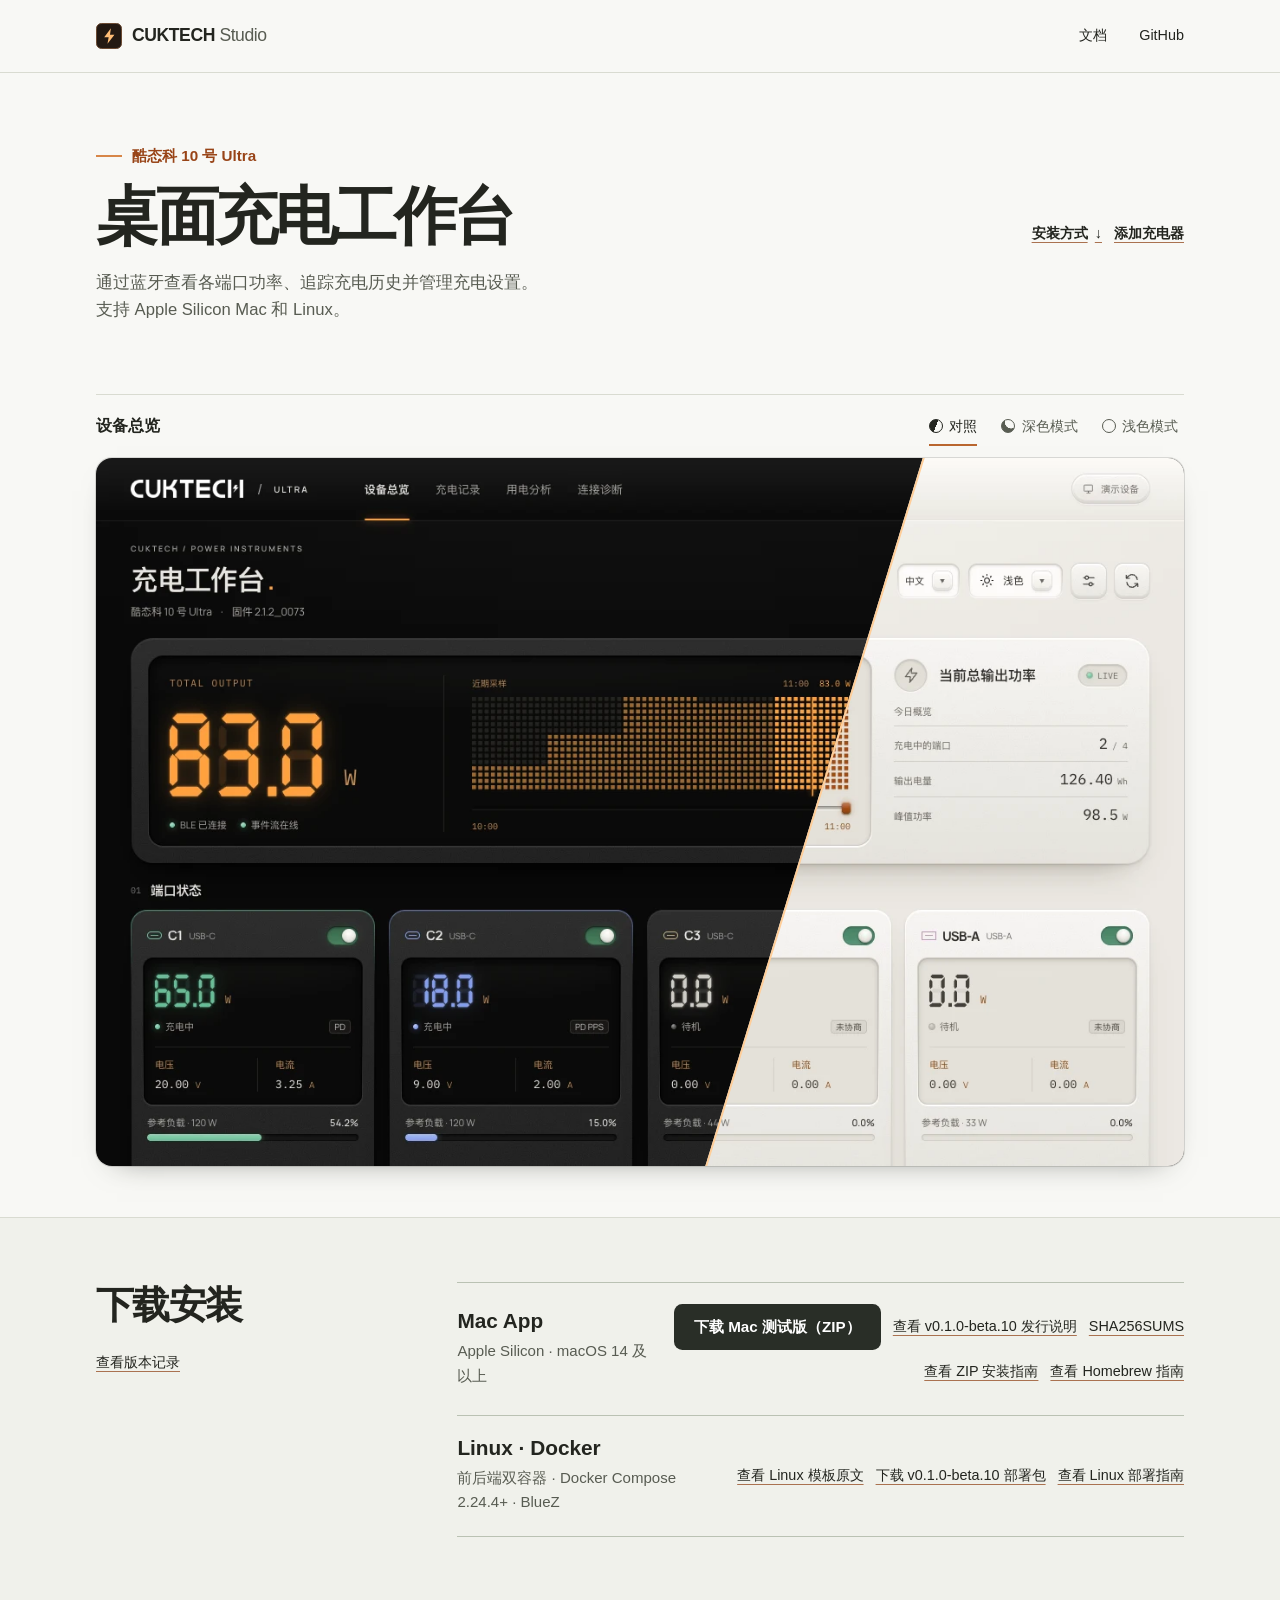
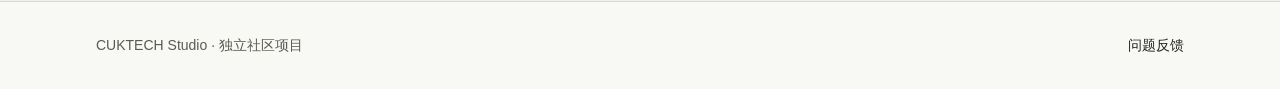
<file: docs/index.html>
<!doctype html>
<html lang="zh-CN">
<head>
  <meta charset="utf-8">
  <meta name="viewport" content="width=device-width, initial-scale=1">
  <meta name="theme-color" content="#f8f8f5">
  <meta name="description" content="CUKTECH Studio 是酷态科 10 号 Ultra 的蓝牙充电工作台。提供 Mac 和 Linux 下载及安装文档。">
  <title>CUKTECH Studio · 酷态科充电工作台</title>
  <link rel="icon" type="image/png" href="./assets/icon.png">
  <link rel="stylesheet" href="./assets/site.css">
</head>
<body class="home">
  <a class="skip-link" href="#main">跳至正文</a>
  <header class="site-header">
    <div class="container header-inner">
      <a class="wordmark" href="./index.html" aria-label="CUKTECH Studio 首页">
        <span class="mark" aria-hidden="true"></span><span>CUKTECH <strong>Studio</strong></span>
      </a>
      <nav aria-label="主导航">
        <a href="./guide/index.html">文档</a>
        <a href="https://github.com/morty626/cuktech-studio-releases">GitHub</a>
      </nav>
    </div>
  </header>

  <main id="main" tabindex="-1">
    <section class="hero" aria-labelledby="hero-title">
      <div class="intro container">
        <div>
          <p class="hardware">酷态科 10 号 Ultra</p>
          <h1 id="hero-title">桌面充电工作台</h1>
          <p class="hero-description">通过蓝牙查看各端口功率、追踪充电历史并管理充电设置。<br>支持 Apple Silicon Mac 和 Linux。</p>
        </div>
        <div class="actions">
          <a class="text-link" href="#downloads">安装方式 <span aria-hidden="true">↓</span></a>
          <a class="text-link" href="./guide/#add-charger">添加充电器</a>
        </div>
      </div>
      <div class="stage container" id="preview">
        <fieldset class="instrument">
          <legend class="visually-hidden">工作台外观预览</legend>
          <div class="preview-header">
            <span class="preview-title">设备总览</span>
            <div class="mode-picker">
              <label><input type="radio" name="appearance" value="compare" checked><span>对照</span></label>
              <label><input type="radio" name="appearance" value="night"><span>深色模式</span></label>
              <label><input type="radio" name="appearance" value="day"><span>浅色模式</span></label>
            </div>
          </div>
          <figure>
            <div class="preview-screen">
              <img src="./assets/workbench.webp" width="1256" height="818" alt="模拟充电读数：C1 输出 65 W，C2 输出 18 W，总输出 83 W。">
              <img class="day-view" src="./assets/workbench-day.webp" width="1256" height="818" alt="">
            </div>
          </figure>
        </fieldset>
      </div>
    </section>

    <section class="install" id="downloads" aria-labelledby="download-title">
      <div class="container install-inner">
        <div class="install-heading">
          <h2 id="download-title">下载安装</h2>
          <a class="text-link" href="https://github.com/morty626/cuktech-studio-releases/releases">查看版本记录</a>
        </div>
        <div class="platform-list">
          <article class="platform">
            <div>
              <h3>Mac App</h3>
              <p>Apple Silicon · macOS 14 及以上</p>
              <p id="mac-status"><a class="text-link" href="https://github.com/morty626/cuktech-studio-releases/releases">查看 GitHub 发布页</a></p>
            </div>
            <div>
              <div id="mac-stable" hidden>
                <div class="platform-actions">
                  <a class="button solid" id="mac-stable-download" download></a>
                  <a class="text-link" id="mac-stable-release">正式版说明</a>
                  <a class="text-link" id="mac-stable-checksums">SHA256SUMS</a>
                </div>
              </div>
              <div id="mac-beta" hidden>
                <div class="platform-actions">
                  <a class="button solid" id="mac-beta-download" download></a>
                  <a class="text-link" id="mac-beta-release">测试版说明</a>
                  <a class="text-link" id="mac-beta-checksums">SHA256SUMS</a>
                </div>
              </div>
              <div class="platform-actions">
                <a class="text-link" href="./guide/index.html#mac">查看 ZIP 安装指南</a>
                <a class="text-link" href="./guide/index.html#homebrew">查看 Homebrew 指南</a>
              </div>
            </div>
          </article>
          <article class="platform">
            <div><h3>Linux · Docker</h3><p>前后端双容器 · Docker Compose 2.24.4+ · BlueZ</p></div>
            <div class="platform-actions">
              <a class="text-link" id="linux-template" href="https://raw.githubusercontent.com/morty626/cuktech-studio-releases/main/docker/compose.beta.yaml">查看 Linux 模板原文</a>
              <a class="text-link" id="linux-bundle" hidden></a>
              <a class="text-link" href="./guide/index.html#linux">查看 Linux 部署指南</a>
            </div>
          </article>
        </div>
      </div>
    </section>
  </main>
  <footer class="site-footer">
    <div class="container footer-inner">
      <p>CUKTECH Studio · 独立社区项目</p>
      <nav aria-label="项目链接">
        <a href="https://github.com/morty626/cuktech-studio-releases/issues">问题反馈</a>
      </nav>
    </div>
  </footer>
  <script>
    const screenPreview = document.querySelector('.preview-screen');
    function positionDivider() {
      const bounds = screenPreview.getBoundingClientRect();
      const top = bounds.top + window.scrollY;
      const start = Math.max(0, top - window.innerHeight * 0.65);
      const end = top + bounds.height * 0.25;
      const progress = Math.max(0, Math.min(1, (window.scrollY - start) / (end - start)));
      screenPreview.style.setProperty('--night-width', (66 - 44 * progress) + '%');
    }
    window.addEventListener('scroll', positionDivider, { passive: true });
    window.addEventListener('resize', positionDivider);
    window.addEventListener('pageshow', positionDivider);
    positionDivider();
  </script>
  <script>
    const releaseOrigin = 'https://github.com';
    const releasePath = '/morty626/cuktech-studio-releases/releases';
    const stableVersion = /^(0|[1-9]\d*)\.(0|[1-9]\d*)\.(0|[1-9]\d*)$/;
    const betaVersion = /^(0|[1-9]\d*)\.(0|[1-9]\d*)\.(0|[1-9]\d*)-beta\.[1-9]\d*$/;

    function publicReleasePath(value) {
      if (typeof value !== 'string') throw new Error('Missing release URL');
      const url = new URL(value);
      if (url.origin !== releaseOrigin || value !== releaseOrigin + url.pathname) {
        throw new Error('Invalid release URL');
      }
      return url.pathname;
    }

    function validateChannel(channel, entry) {
      const versionPattern = channel === 'stable' ? stableVersion : betaVersion;
      if (typeof entry?.version !== 'string' || !versionPattern.test(entry.version) ||
          typeof entry.mac_arm64?.sha256 !== 'string' || !/^[a-f0-9]{64}$/.test(entry.mac_arm64.sha256)) {
        throw new Error('Invalid channel metadata');
      }

      const tag = `v${entry.version}`;
      if (publicReleasePath(entry.release) !== `${releasePath}/tag/${tag}` ||
          publicReleasePath(entry.mac_arm64.url) !==
            `${releasePath}/download/${tag}/CUKTECH-Studio-${entry.version}-macos-arm64.zip`) {
        throw new Error('Invalid release paths');
      }
    }

    async function enhanceMacDownloads() {
      const response = await fetch('./channels.json', { mode: 'same-origin', credentials: 'omit', redirect: 'error', cache: 'no-cache' });
      if (!response.ok) throw new Error('Channel manifest unavailable');
      const manifest = await response.json();
      if (!manifest || typeof manifest !== 'object' || Array.isArray(manifest) ||
          Object.keys(manifest).some(channel => channel !== 'beta' && channel !== 'stable')) {
        throw new Error('Invalid channel manifest');
      }

      for (const [channel, entry] of Object.entries(manifest)) validateChannel(channel, entry);

      if (!manifest.stable && !manifest.beta) throw new Error('No download channels');
      let latest = manifest.stable ?? manifest.beta;
      if (manifest.stable && manifest.beta) {
        const betaCore = manifest.beta.version.split('-')[0];
        if (betaCore.localeCompare(manifest.stable.version, 'en', { numeric: true }) > 0) latest = manifest.beta;
      }

      for (const [channel, entry] of Object.entries(manifest)) {
        const download = document.getElementById(`mac-${channel}-download`);
        const release = document.getElementById(`mac-${channel}-release`);
        const label = channel === 'stable' ? '正式版' : '测试版';
        download.href = entry.mac_arm64.url;
        download.textContent = `下载 Mac ${label}（ZIP）`;
        release.href = entry.release;
        release.textContent = `查看 v${entry.version} 发行说明`;
        document.getElementById(`mac-${channel}-checksums`).href =
          `${releaseOrigin}${releasePath}/download/v${entry.version}/SHA256SUMS`;
      }

      document.getElementById('mac-stable').hidden = !manifest.stable;
      document.getElementById('mac-beta').hidden = !manifest.beta;
      const first = document.getElementById(latest === manifest.beta ? 'mac-beta' : 'mac-stable');
      first.parentElement.prepend(first);
      document.getElementById('mac-status').hidden = true;
      const bundle = document.getElementById('linux-bundle');
      const tag = `v${latest.version}`;
      bundle.href = `${releaseOrigin}${releasePath}/download/${tag}/CUKTECH-Studio-Compose-${tag}.tar.gz`;
      bundle.textContent = `下载 ${tag} 部署包`;
      bundle.hidden = false;
    }

    enhanceMacDownloads().catch(error => console.warn('Mac channel manifest:', error));

    async function enableLinuxDownload() {
      const link = document.getElementById('linux-template');
      // GitHub serves the cross-origin template as inline text. A blob URL lets the browser save it.
      const response = await fetch(link.href, { credentials: 'omit', cache: 'no-cache' });
      if (!response.ok) throw new Error(`Template request failed: ${response.status}`);
      link.href = URL.createObjectURL(await response.blob());
      link.download = 'compose.yaml';
      link.textContent = '下载 Linux 测试版模板（YAML）';
      link.className = 'button solid';
    }
    enableLinuxDownload().catch(error => console.warn('Linux Compose template:', error));
  </script>
</body>
</html>
</file>
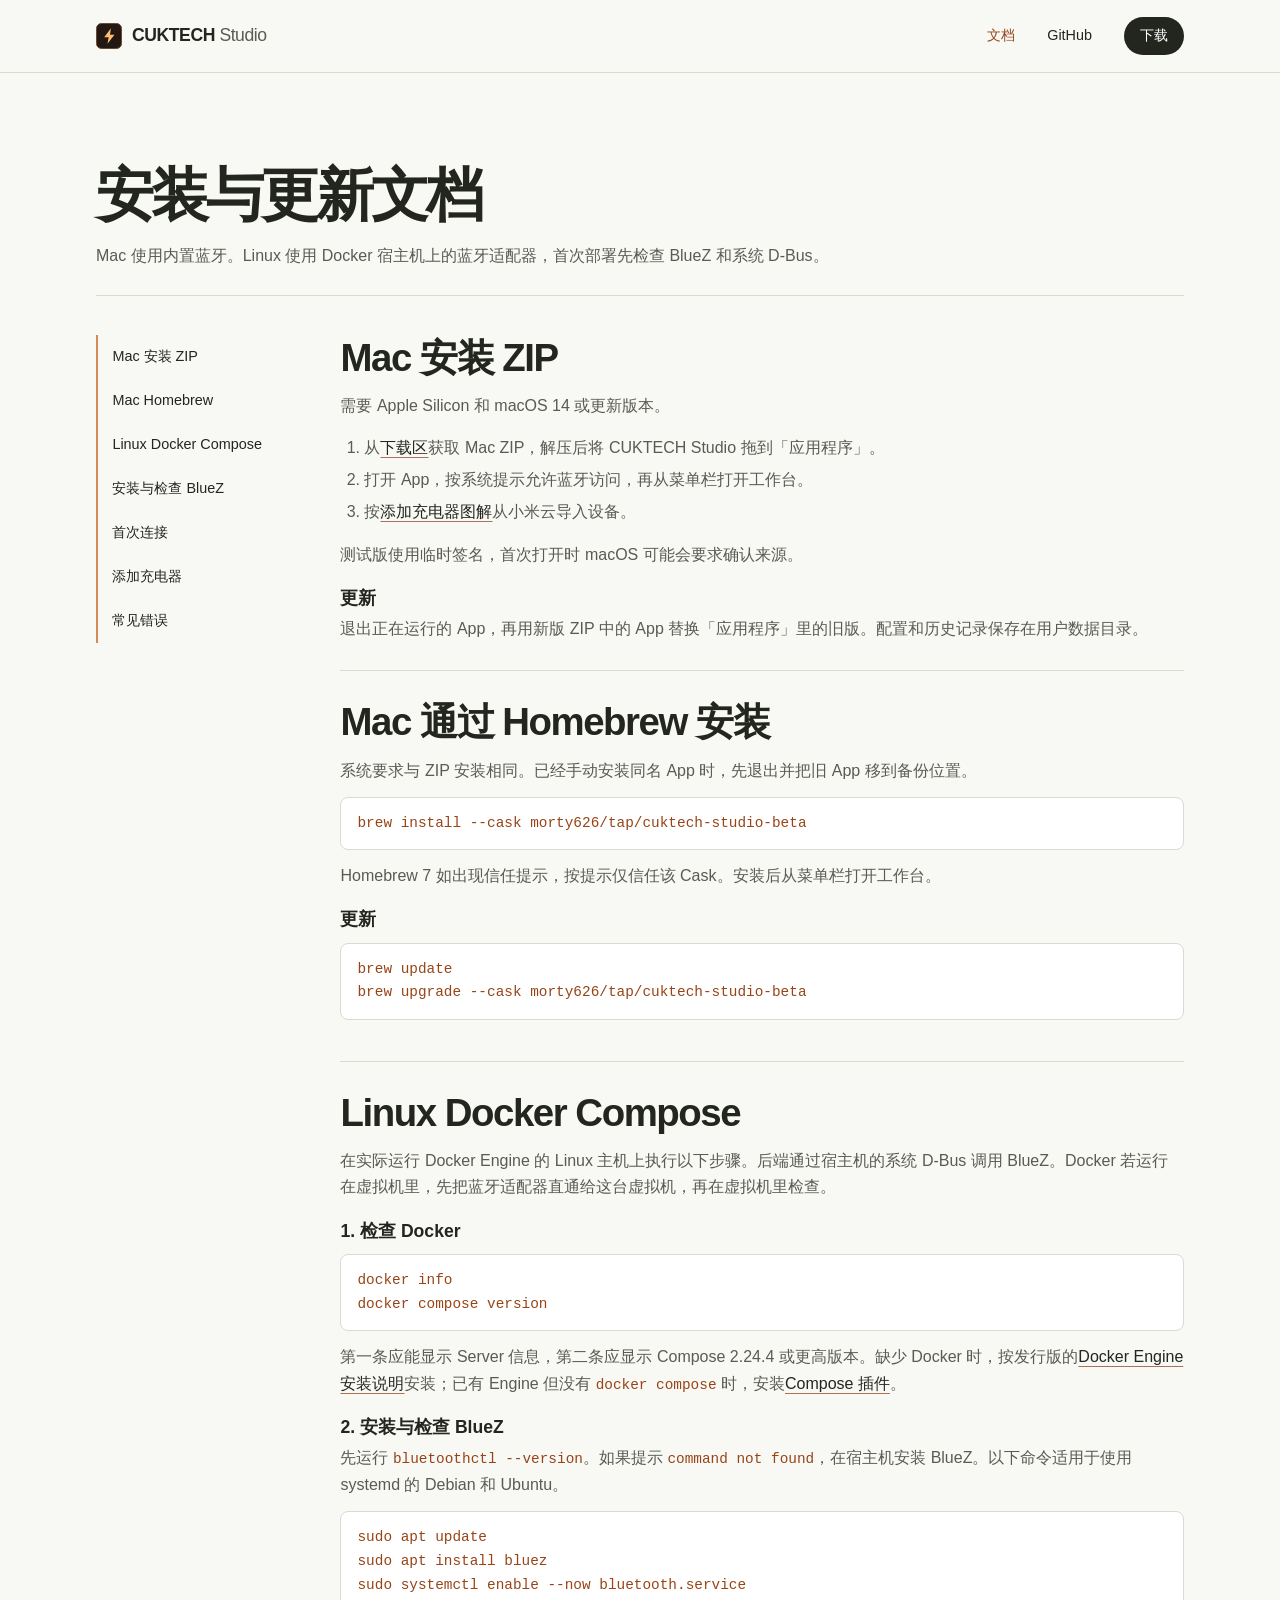
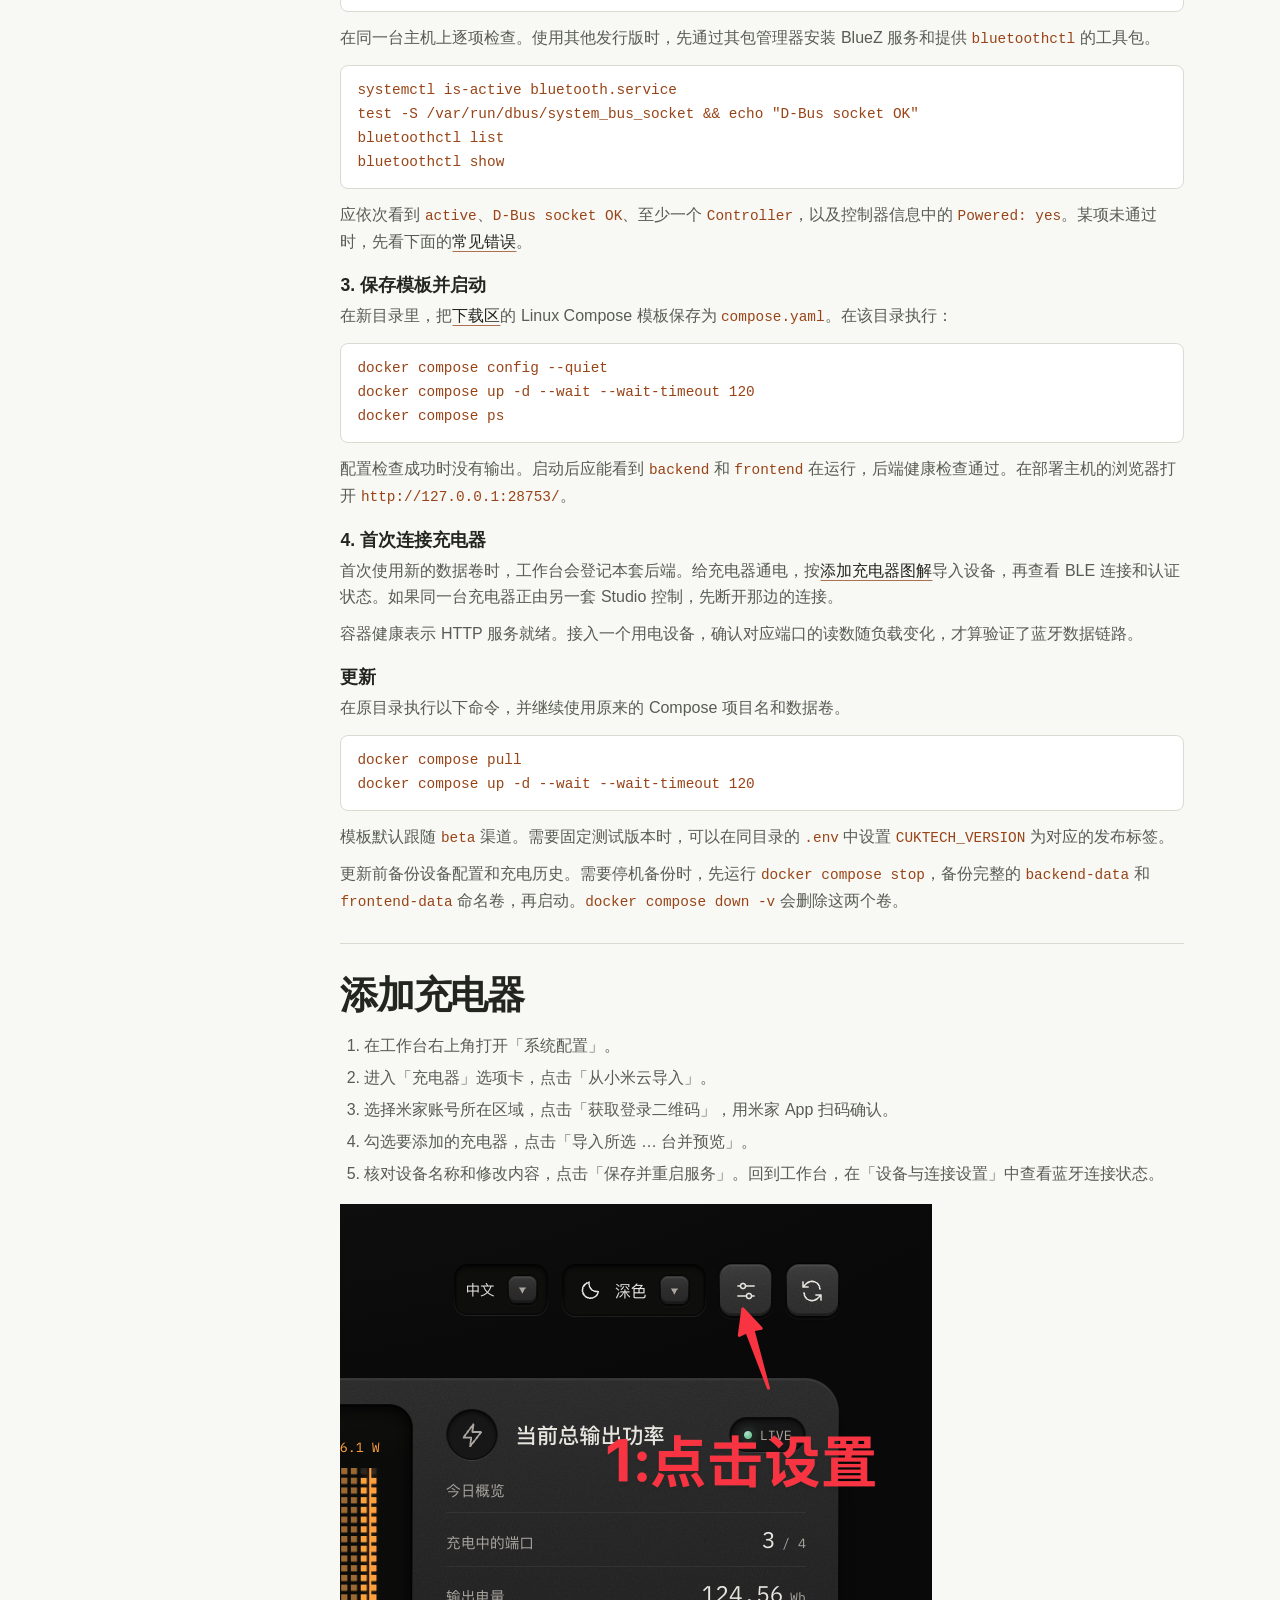
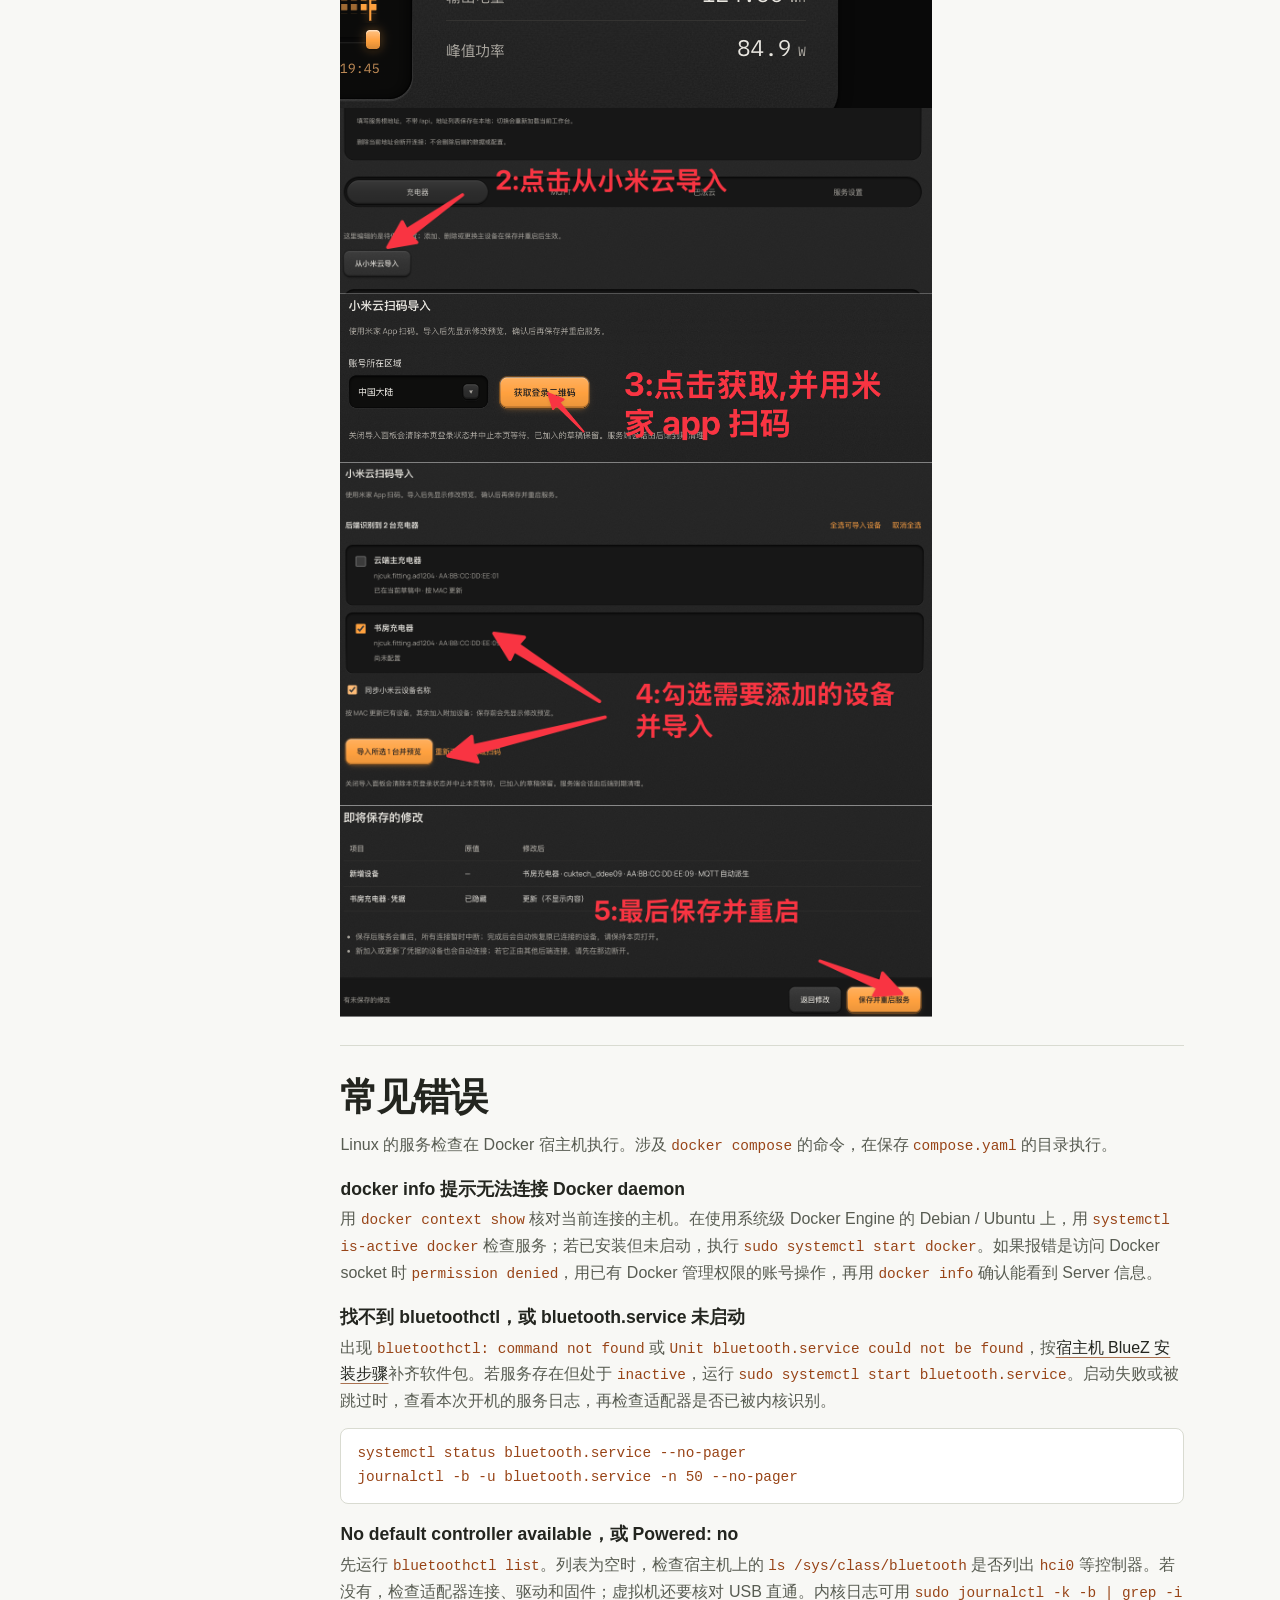
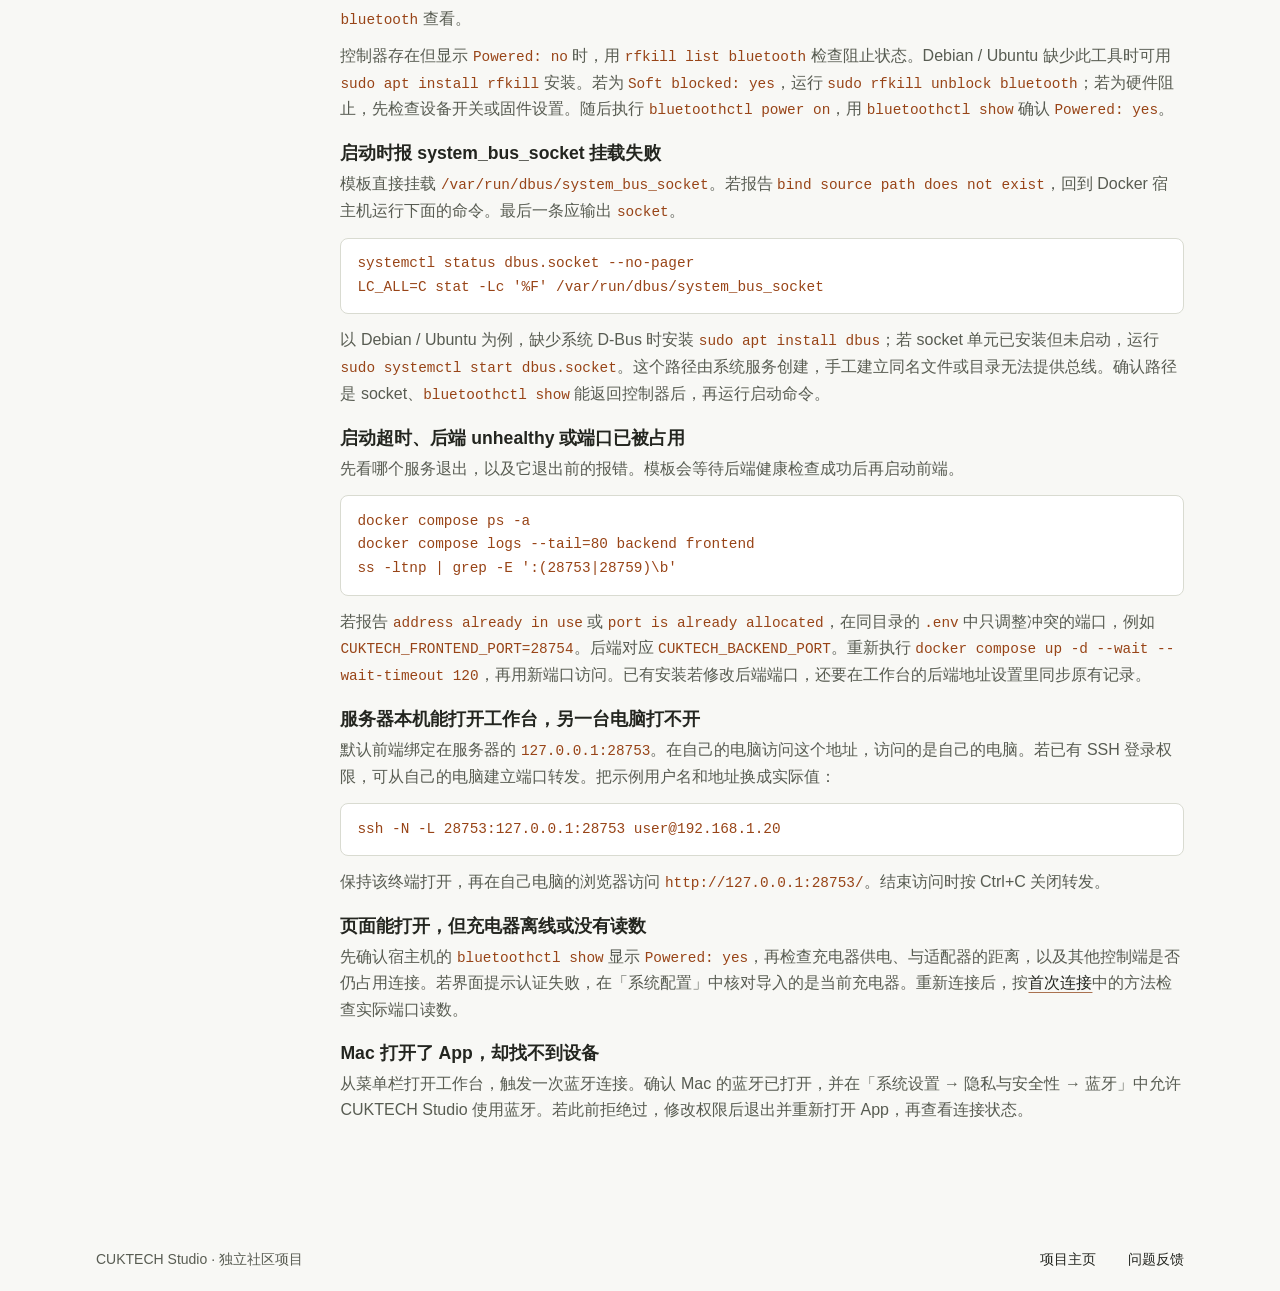
<file: docs/guide/index.html>
<!doctype html>
<html lang="zh-CN">
<head>
  <meta charset="utf-8">
  <meta name="viewport" content="width=device-width, initial-scale=1">
  <meta name="theme-color" content="#f8f8f5">
  <link rel="icon" type="image/png" sizes="64x64" href="../assets/icon.png">
  <meta name="description" content="在 Apple Silicon Mac 上通过 ZIP 或 Homebrew 安装 CUKTECH Studio，或在有蓝牙的 Linux 主机上使用 Docker Compose 部署。">
  <title>安装与更新文档 · CUKTECH Studio</title>
  <link rel="stylesheet" href="../assets/site.css">
</head>
<body>
  <a class="skip-link" href="#main">跳至正文</a>
  <header class="site-header">
    <div class="container header-inner">
      <a class="wordmark" href="../index.html" aria-label="CUKTECH Studio 首页">
        <span class="mark" aria-hidden="true"></span>
        <span>CUKTECH <strong>Studio</strong></span>
      </a>
      <nav aria-label="主导航">
        <a href="./index.html" aria-current="page">文档</a>
        <a href="https://github.com/morty626/cuktech-studio-releases">GitHub</a>
        <a class="nav-download" href="../index.html#downloads">下载</a>
      </nav>
    </div>
  </header>

  <main class="container guide" id="main" tabindex="-1">
    <header class="guide-heading">
      <h1>安装与更新文档</h1>
      <p>Mac 使用内置蓝牙。Linux 使用 Docker 宿主机上的蓝牙适配器，首次部署先检查 BlueZ 和系统 D-Bus。</p>
    </header>

    <div class="guide-grid">
      <nav class="guide-nav" aria-label="文档目录">
        <a href="#mac">Mac 安装 ZIP</a>
        <a href="#homebrew">Mac Homebrew</a>
        <a href="#linux">Linux Docker Compose</a>
        <a href="#bluez">安装与检查 BlueZ</a>
        <a href="#first-connection">首次连接</a>
        <a href="#add-charger">添加充电器</a>
        <a href="#troubleshooting">常见错误</a>
      </nav>

      <div class="guide-content">
        <section id="mac" aria-labelledby="mac-title">
          <h2 id="mac-title">Mac 安装 ZIP</h2>
          <p>需要 Apple Silicon 和 macOS 14 或更新版本。</p>
          <ol>
            <li>从<a href="../index.html#downloads">下载区</a>获取 Mac ZIP，解压后将 CUKTECH Studio 拖到「应用程序」。</li>
            <li>打开 App，按系统提示允许蓝牙访问，再从菜单栏打开工作台。</li>
            <li>按<a href="#add-charger">添加充电器图解</a>从小米云导入设备。</li>
          </ol>
          <p>测试版使用临时签名，首次打开时 macOS 可能会要求确认来源。</p>
          <h3>更新</h3>
          <p>退出正在运行的 App，再用新版 ZIP 中的 App 替换「应用程序」里的旧版。配置和历史记录保存在用户数据目录。</p>
        </section>

        <section id="homebrew" aria-labelledby="homebrew-title">
          <h2 id="homebrew-title">Mac 通过 Homebrew 安装</h2>
          <p>系统要求与 ZIP 安装相同。已经手动安装同名 App 时，先退出并把旧 App 移到备份位置。</p>
          <pre><code>brew install --cask morty626/tap/cuktech-studio-beta</code></pre>
          <p>Homebrew 7 如出现信任提示，按提示仅信任该 Cask。安装后从菜单栏打开工作台。</p>
          <h3>更新</h3>
          <pre><code>brew update
brew upgrade --cask morty626/tap/cuktech-studio-beta</code></pre>
        </section>

        <section id="linux" aria-labelledby="linux-title">
          <h2 id="linux-title">Linux Docker Compose</h2>
          <p>在实际运行 Docker Engine 的 Linux 主机上执行以下步骤。后端通过宿主机的系统 D-Bus 调用 BlueZ。Docker 若运行在虚拟机里，先把蓝牙适配器直通给这台虚拟机，再在虚拟机里检查。</p>
          <h3>1. 检查 Docker</h3>
          <pre><code>docker info
docker compose version</code></pre>
          <p>第一条应能显示 Server 信息，第二条应显示 Compose 2.24.4 或更高版本。缺少 Docker 时，按发行版的<a href="https://docs.docker.com/engine/install/">Docker Engine 安装说明</a>安装；已有 Engine 但没有 <code>docker compose</code> 时，安装<a href="https://docs.docker.com/compose/install/linux/">Compose 插件</a>。</p>
          <h3 id="bluez">2. 安装与检查 BlueZ</h3>
          <p>先运行 <code>bluetoothctl --version</code>。如果提示 <code>command not found</code>，在宿主机安装 BlueZ。以下命令适用于使用 systemd 的 Debian 和 Ubuntu。</p>
          <pre><code>sudo apt update
sudo apt install bluez
sudo systemctl enable --now bluetooth.service</code></pre>
          <p>在同一台主机上逐项检查。使用其他发行版时，先通过其包管理器安装 BlueZ 服务和提供 <code>bluetoothctl</code> 的工具包。</p>
          <pre><code>systemctl is-active bluetooth.service
test -S /var/run/dbus/system_bus_socket &amp;&amp; echo "D-Bus socket OK"
bluetoothctl list
bluetoothctl show</code></pre>
          <p>应依次看到 <code>active</code>、<code>D-Bus socket OK</code>、至少一个 <code>Controller</code>，以及控制器信息中的 <code>Powered: yes</code>。某项未通过时，先看下面的<a href="#troubleshooting">常见错误</a>。</p>
          <h3>3. 保存模板并启动</h3>
          <p>在新目录里，把<a href="../index.html#downloads">下载区</a>的 Linux Compose 模板保存为 <code>compose.yaml</code>。在该目录执行：</p>
          <pre><code>docker compose config --quiet
docker compose up -d --wait --wait-timeout 120
docker compose ps</code></pre>
          <p>配置检查成功时没有输出。启动后应能看到 <code>backend</code> 和 <code>frontend</code> 在运行，后端健康检查通过。在部署主机的浏览器打开 <code>http://127.0.0.1:28753/</code>。</p>
          <h3 id="first-connection">4. 首次连接充电器</h3>
          <p>首次使用新的数据卷时，工作台会登记本套后端。给充电器通电，按<a href="#add-charger">添加充电器图解</a>导入设备，再查看 BLE 连接和认证状态。如果同一台充电器正由另一套 Studio 控制，先断开那边的连接。</p>
          <p>容器健康表示 HTTP 服务就绪。接入一个用电设备，确认对应端口的读数随负载变化，才算验证了蓝牙数据链路。</p>
          <h3>更新</h3>
          <p>在原目录执行以下命令，并继续使用原来的 Compose 项目名和数据卷。</p>
          <pre><code>docker compose pull
docker compose up -d --wait --wait-timeout 120</code></pre>
          <p>模板默认跟随 <code>beta</code> 渠道。需要固定测试版本时，可以在同目录的 <code>.env</code> 中设置 <code>CUKTECH_VERSION</code> 为对应的发布标签。</p>
          <p>更新前备份设备配置和充电历史。需要停机备份时，先运行 <code>docker compose stop</code>，备份完整的 <code>backend-data</code> 和 <code>frontend-data</code> 命名卷，再启动。<code>docker compose down -v</code> 会删除这两个卷。</p>
        </section>

        <section id="add-charger" aria-labelledby="add-charger-title">
          <h2 id="add-charger-title">添加充电器</h2>
          <ol>
            <li>在工作台右上角打开「系统配置」。</li>
            <li>进入「充电器」选项卡，点击「从小米云导入」。</li>
            <li>选择米家账号所在区域，点击「获取登录二维码」，用米家 App 扫码确认。</li>
            <li>勾选要添加的充电器，点击「导入所选 … 台并预览」。</li>
            <li>核对设备名称和修改内容，点击「保存并重启服务」。回到工作台，在「设备与连接设置」中查看蓝牙连接状态。</li>
          </ol>
          <figure class="charger-tutorial">
            <a href="../assets/add-charger.png"><img src="../assets/add-charger.png" width="592" height="1413" loading="lazy" alt="查看添加充电器五步操作原图"></a>
          </figure>
        </section>

        <section id="troubleshooting" aria-labelledby="troubleshooting-title">
          <h2 id="troubleshooting-title">常见错误</h2>
          <p>Linux 的服务检查在 Docker 宿主机执行。涉及 <code>docker compose</code> 的命令，在保存 <code>compose.yaml</code> 的目录执行。</p>

          <h3>docker info 提示无法连接 Docker daemon</h3>
          <p>用 <code>docker context show</code> 核对当前连接的主机。在使用系统级 Docker Engine 的 Debian / Ubuntu 上，用 <code>systemctl is-active docker</code> 检查服务；若已安装但未启动，执行 <code>sudo systemctl start docker</code>。如果报错是访问 Docker socket 时 <code>permission denied</code>，用已有 Docker 管理权限的账号操作，再用 <code>docker info</code> 确认能看到 Server 信息。</p>

          <h3>找不到 bluetoothctl，或 bluetooth.service 未启动</h3>
          <p>出现 <code>bluetoothctl: command not found</code> 或 <code>Unit bluetooth.service could not be found</code>，按<a href="#bluez">宿主机 BlueZ 安装步骤</a>补齐软件包。若服务存在但处于 <code>inactive</code>，运行 <code>sudo systemctl start bluetooth.service</code>。启动失败或被跳过时，查看本次开机的服务日志，再检查适配器是否已被内核识别。</p>
          <pre><code>systemctl status bluetooth.service --no-pager
journalctl -b -u bluetooth.service -n 50 --no-pager</code></pre>

          <h3>No default controller available，或 Powered: no</h3>
          <p>先运行 <code>bluetoothctl list</code>。列表为空时，检查宿主机上的 <code>ls /sys/class/bluetooth</code> 是否列出 <code>hci0</code> 等控制器。若没有，检查适配器连接、驱动和固件；虚拟机还要核对 USB 直通。内核日志可用 <code>sudo journalctl -k -b | grep -i bluetooth</code> 查看。</p>
          <p>控制器存在但显示 <code>Powered: no</code> 时，用 <code>rfkill list bluetooth</code> 检查阻止状态。Debian / Ubuntu 缺少此工具时可用 <code>sudo apt install rfkill</code> 安装。若为 <code>Soft blocked: yes</code>，运行 <code>sudo rfkill unblock bluetooth</code>；若为硬件阻止，先检查设备开关或固件设置。随后执行 <code>bluetoothctl power on</code>，用 <code>bluetoothctl show</code> 确认 <code>Powered: yes</code>。</p>

          <h3>启动时报 system_bus_socket 挂载失败</h3>
          <p>模板直接挂载 <code>/var/run/dbus/system_bus_socket</code>。若报告 <code>bind source path does not exist</code>，回到 Docker 宿主机运行下面的命令。最后一条应输出 <code>socket</code>。</p>
          <pre><code>systemctl status dbus.socket --no-pager
LC_ALL=C stat -Lc '%F' /var/run/dbus/system_bus_socket</code></pre>
          <p>以 Debian / Ubuntu 为例，缺少系统 D-Bus 时安装 <code>sudo apt install dbus</code>；若 socket 单元已安装但未启动，运行 <code>sudo systemctl start dbus.socket</code>。这个路径由系统服务创建，手工建立同名文件或目录无法提供总线。确认路径是 socket、<code>bluetoothctl show</code> 能返回控制器后，再运行启动命令。</p>

          <h3>启动超时、后端 unhealthy 或端口已被占用</h3>
          <p>先看哪个服务退出，以及它退出前的报错。模板会等待后端健康检查成功后再启动前端。</p>
          <pre><code>docker compose ps -a
docker compose logs --tail=80 backend frontend
ss -ltnp | grep -E ':(28753|28759)\b'</code></pre>
          <p>若报告 <code>address already in use</code> 或 <code>port is already allocated</code>，在同目录的 <code>.env</code> 中只调整冲突的端口，例如 <code>CUKTECH_FRONTEND_PORT=28754</code>。后端对应 <code>CUKTECH_BACKEND_PORT</code>。重新执行 <code>docker compose up -d --wait --wait-timeout 120</code>，再用新端口访问。已有安装若修改后端端口，还要在工作台的后端地址设置里同步原有记录。</p>

          <h3>服务器本机能打开工作台，另一台电脑打不开</h3>
          <p>默认前端绑定在服务器的 <code>127.0.0.1:28753</code>。在自己的电脑访问这个地址，访问的是自己的电脑。若已有 SSH 登录权限，可从自己的电脑建立端口转发。把示例用户名和地址换成实际值：</p>
          <pre><code>ssh -N -L 28753:127.0.0.1:28753 user@192.168.1.20</code></pre>
          <p>保持该终端打开，再在自己电脑的浏览器访问 <code>http://127.0.0.1:28753/</code>。结束访问时按 Ctrl+C 关闭转发。</p>

          <h3>页面能打开，但充电器离线或没有读数</h3>
          <p>先确认宿主机的 <code>bluetoothctl show</code> 显示 <code>Powered: yes</code>，再检查充电器供电、与适配器的距离，以及其他控制端是否仍占用连接。若界面提示认证失败，在「系统配置」中核对导入的是当前充电器。重新连接后，按<a href="#first-connection">首次连接</a>中的方法检查实际端口读数。</p>

          <h3>Mac 打开了 App，却找不到设备</h3>
          <p>从菜单栏打开工作台，触发一次蓝牙连接。确认 Mac 的蓝牙已打开，并在「系统设置 → 隐私与安全性 → 蓝牙」中允许 CUKTECH Studio 使用蓝牙。若此前拒绝过，修改权限后退出并重新打开 App，再查看连接状态。</p>
        </section>
      </div>
    </div>
  </main>

  <footer class="site-footer">
    <div class="container footer-inner">
      <p>CUKTECH Studio · 独立社区项目</p>
      <nav aria-label="项目链接">
        <a href="../index.html">项目主页</a>
        <a href="https://github.com/morty626/cuktech-studio-releases/issues">问题反馈</a>
      </nav>
    </div>
  </footer>
</body>
</html>
</file>
<file: docs/assets/site.css>
:root {
  color-scheme: light;
  --background: #f8f8f5;
  --panel: #fff;
  --text: #23251f;
  --muted: #585c52;
  --accent: #984417;
  --line: #d9dbd1;
  --content: 68rem;
  --gutter: clamp(1rem, 5vw, 4.5rem);
  font-family: "Avenir Next", "PingFang SC", "Microsoft YaHei", sans-serif;
  line-height: 1.65;
}

* {
  box-sizing: border-box;
}

body {
  margin: 0;
  color: var(--text);
  background: var(--background);
}

h1, h2, h3, p, figure {
  margin: 0;
}

h1, h2, h3 {
  line-height: 1.18;
  text-wrap: balance;
}

a {
  color: inherit;
}

a:focus-visible {
  outline: 2px solid var(--accent);
  outline-offset: 5px;
}

a, section[id] {
  scroll-margin-block-start: 1.5rem;
}

p {
  color: var(--muted);
}

.container {
  width: min(var(--content), 100% - 2 * var(--gutter));
  margin-inline: auto;
}

.skip-link {
  position: absolute;
  z-index: 1;
  top: 0.75rem;
  left: var(--gutter);
  padding: 0.5rem 1rem;
  background: var(--text);
  color: #fff;
  transform: translateY(-180%);
}

.skip-link:focus {
  transform: none;
}

.site-header {
  background: var(--background);
  border-block-end: 1px solid var(--line);
}

.header-inner, .footer-inner {
  display: flex;
  align-items: center;
  justify-content: space-between;
  flex-wrap: wrap;
  column-gap: 2rem;
}

.header-inner {
  min-height: 4.5rem;
}

.wordmark {
  display: inline-flex;
  min-height: 2.75rem;
  align-items: center;
  gap: 0.6rem;
  font-size: 1.1rem;
  font-weight: 750;
  letter-spacing: -0.025em;
  text-decoration: none;
}

.wordmark strong {
  color: var(--muted);
  font-weight: 500;
}

.mark {
  display: inline-grid;
  flex: none;
  width: 1.65rem;
  height: 1.65rem;
  place-items: center;
  border: 1px solid #6b4a32;
  border-radius: 0.34rem;
  background: #231912;
}

.mark::before {
  width: 0.82rem;
  height: 0.96rem;
  background: #ffbd76;
  clip-path: polygon(63% 0, 12% 58%, 46% 58%, 37% 100%, 90% 42%, 56% 42%);
  content: "";
}

.header-inner nav, .footer-inner nav {
  display: flex;
  flex-wrap: wrap;
  align-items: center;
  gap: clamp(0.9rem, 3vw, 2rem);
}

.header-inner nav a, .footer-inner nav a {
  display: inline-flex;
  min-height: 2.75rem;
  align-items: center;
  font-size: 0.9rem;
  text-decoration: none;
}

.header-inner nav a:hover, .header-inner nav a[aria-current],
.footer-inner nav a:hover {
  color: var(--accent);
}

.header-inner nav .nav-download {
  min-height: 2.35rem;
  padding-inline: 1rem;
  background: var(--text);
  color: #fff;
  border-radius: 2rem;
}

.hero {
  padding-block-end: clamp(2rem, 4vw, 4rem);
}

.intro {
  display: grid;
  grid-template-columns: minmax(0, 1fr) auto;
  align-items: center;
  gap: 1.3rem 3rem;
  padding-block: clamp(2.5rem, 5.5vw, 5rem);
}

.hardware {
  display: flex;
  align-items: center;
  gap: 0.65rem;
  color: var(--accent);
  font-size: 0.95rem;
  font-weight: 650;
}

.hardware::before {
  content: "";
  width: 1.6rem;
  height: 2px;
  background: #d78648;
}

.hero h1 {
  margin-block: 0.65rem 0;
  font-size: clamp(2.35rem, 4.9vw, 4.1rem);
  font-weight: 650;
  letter-spacing: -0.055em;
}

.actions, .platform-actions {
  display: flex;
  align-items: center;
  flex-wrap: wrap;
  gap: 0.75rem;
}

.hero-description {
  margin-block-start: 1rem;
  font-size: clamp(1rem, 1.3vw, 1.125rem);
}

.button {
  display: inline-flex;
  min-height: 2.85rem;
  align-items: center;
  justify-content: center;
  padding: 0.5rem 1.2rem;
  border: 1px solid transparent;
  border-radius: 0.52rem;
  font-size: 0.95rem;
  font-weight: 650;
  text-decoration: none;
}

.actions .text-link {
  gap: 0.45rem;
  font-weight: 650;
}

.outline {
  border-color: #c8cbc3;
  color: var(--text);
  background: var(--panel);
}

.outline:hover {
  border-color: #969d90;
  background: #f0f2ed;
}

.stage {
  border-block-start: 1px solid var(--line);
}

.instrument {
  min-width: 0;
  margin: auto;
  padding: 0;
  border: 0;
}

.visually-hidden, .mode-picker input {
  position: absolute;
  width: 1px;
  height: 1px;
  overflow: hidden;
  clip-path: inset(50%);
  white-space: nowrap;
}

.preview-header {
  display: flex;
  align-items: center;
  justify-content: space-between;
  gap: 0.5rem;
  flex-wrap: wrap;
}

.preview-header {
  min-height: 3.9rem;
  gap: 0.3rem;
}

.preview-title {
  font-size: 1rem;
  font-weight: 650;
}

.mode-picker {
  display: flex;
  gap: clamp(0.2rem, 1vw, 1rem);
}

.mode-picker label {
  position: relative;
  cursor: pointer;
}

.mode-picker span {
  position: relative;
  display: inline-flex;
  gap: 0.4rem;
  min-height: 2.75rem;
  align-items: center;
  padding-inline: 0.35rem;
  font-size: 0.875rem;
  color: var(--muted);
}

.mode-picker span::before {
  content: "";
  width: 0.76rem;
  height: 0.76rem;
  border: 1px solid currentColor;
  border-radius: 50%;
}

.mode-picker [value="compare"] + span::before {
  background: linear-gradient(110deg, currentColor 50%, transparent 50%);
}

.mode-picker [value="night"] + span::before {
  background: radial-gradient(circle at 76% 19%, transparent 45%, currentColor 48%);
}

.mode-picker span::after {
  content: "";
  position: absolute;
  inset: auto 0.35rem 0.15rem;
  height: 2px;
  background: transparent;
}

.mode-picker label:hover span, .mode-picker :checked + span { color: var(--text); }

.mode-picker :checked + span::after {
  background: #b9662f;
}

.mode-picker :focus-visible + span {
  outline: 2px solid var(--accent);
  outline-offset: 2px;
}

.preview-screen {
  --night-width: 50%;
  --cut-top: calc(var(--night-width) + 10%);
  --cut-bottom: calc(var(--night-width) - 10%);
  position: relative;
  display: grid;
  grid-template-columns: minmax(0, 1fr);
  overflow: hidden;
  isolation: isolate;
  border-radius: clamp(0.55rem, 1.5vw, 1rem);
  box-shadow: 0 12px 30px -21px #20251d9e, 0 0 0 1px #292b2426;
}

.preview-screen::after {
  position: absolute;
  inset: 0;
  pointer-events: none;
  background: #ffce99;
  clip-path: polygon(var(--cut-top) 0, calc(var(--cut-top) + 2px) 0,
                     calc(var(--cut-bottom) + 2px) 100%, var(--cut-bottom) 100%);
  content: "";
}

.instrument:has(:checked:not([value="compare"])) .preview-screen::after {
  display: none;
}

.day-view {
  clip-path: polygon(var(--cut-top) 0, 100% 0, 100% 100%, var(--cut-bottom) 100%);
}

.instrument:has([value="night"]:checked) .day-view {
  display: none;
}

.instrument:has([value="day"]:checked) .day-view {
  clip-path: none;
}

@media (prefers-reduced-motion: reduce) {
  .preview-screen {
    --cut-top: 60%;
    --cut-bottom: 40%;
  }
}

.preview-screen img {
  grid-area: 1 / 1;
  display: block;
  width: 100%;
  height: auto;
  background: #101010;
}

.install h2 {
  margin-block-end: 0.85rem;
  font-size: clamp(1.7rem, 3vw, 2.65rem);
  letter-spacing: -0.045em;
}

.platform h3 { font-size: 1.3rem; }

.install {
  padding-block: clamp(2.5rem, 5vw, 5rem);
  border-block: 1px solid var(--line);
  background: #f0f1eb;
}

.install-inner {
  display: grid;
  grid-template-columns: 0.68fr 1.5fr;
  align-items: start;
  gap: 2rem;
}

.platform {
  display: grid;
  grid-template-columns: minmax(0, 1fr) auto;
  align-items: center;
  gap: 1rem;
  padding-block: 1.3rem;
  border-block-start: 1px solid #bac2b3;
}

.platform:last-child { border-block-end: 1px solid #bac2b3; }
.platform h3 { margin-block-end: 0.3rem; }
.platform p { font-size: 0.94rem; }
.platform-actions { justify-content: flex-end; }
.solid { background: #292e27; color: #fff; }
.solid:hover { background: #404739; }

.text-link, .guide-content a {
  color: var(--text);
  text-decoration-color: #aa7250;
  text-underline-offset: 0.25em;
}

.text-link:hover, .guide-content a:hover { color: var(--accent); }
.text-link, .guide-nav a {
  display: inline-flex;
  min-height: 2.75rem;
  align-items: center;
  font-size: 0.9rem;
}

.guide h2 {
  font-size: clamp(1.65rem, 3vw, 2.45rem);
  letter-spacing: -0.038em;
}

.site-footer {
  background: var(--background);
}

.footer-inner {
  padding-block: 1.35rem;
}

.footer-inner p {
  font-size: 0.875rem;
}

.guide {
  max-width: 68rem;
  padding-block: clamp(2.75rem, 7vw, 5.5rem) 4rem;
}

.guide-heading {
  margin-block-end: 2.4rem;
  padding-block-end: 1.65rem;
  border-block-end: 1px solid var(--line);
}

.guide h1 {
  margin-block-end: 0.8rem;
  color: var(--text);
  font-size: clamp(2rem, 5vw, 3.65rem);
  letter-spacing: -0.05em;
}

.guide-grid {
  display: grid;
  grid-template-columns: minmax(10rem, 0.75fr) minmax(0, 3fr);
  align-items: start;
  gap: 2.1rem;
}

.guide-nav {
  display: grid;
  position: sticky;
  top: 1.5rem;
  padding-inline-start: 0.9rem;
  border-inline-start: 2px solid #d28b54;
}

.guide-nav a { text-decoration: none; }
.guide-nav a:hover {
  color: var(--accent);
}

.guide-content section {
  padding-block-end: 1.75rem;
}

.guide-content section + section {
  padding-block-start: 1.75rem;
  border-block-start: 1px solid var(--line);
}

.guide-content h2 {
  margin-block-end: 0.8rem;
}

.guide-content h3 {
  margin-block: 1.25rem 0.45rem;
  font-size: 1.1rem;
}

.guide-content p + p {
  margin-block-start: 0.65rem;
}

.guide-content ol {
  padding-inline-start: 1.5em;
  color: var(--muted);
}

.guide-content li + li {
  margin-block-start: 0.35rem;
}

.charger-tutorial { margin-block-start: 1rem; }
.charger-tutorial a { display: block; width: fit-content; max-width: 100%; }
.charger-tutorial img { display: block; max-width: 100%; height: auto; }

.guide code {
  font-family: "SFMono-Regular", Consolas, monospace;
  color: var(--accent);
  font-size: 0.9em;
  overflow-wrap: anywhere;
}

.guide pre {
  padding: 0.85rem 1rem;
  border: 1px solid var(--line);
  border-radius: 0.5rem;
  background: var(--panel);
  white-space: pre-wrap;
  overflow-wrap: anywhere;
}

@media (max-width: 54rem) {
  .intro { grid-template-columns: 1fr; }
  .install-inner { grid-template-columns: 1fr; gap: 1rem; }
}

@media (max-width: 42rem) {
  .guide-grid, .platform { grid-template-columns: minmax(0, 1fr); }
  .guide-nav { position: static; }
  .platform-actions { justify-content: flex-start; }
  .header-inner { column-gap: 0.65rem; }
  .header-inner nav { gap: 0.8rem; }
  .header-inner nav .nav-download { padding-inline: 0.75rem; }
}

@media (max-width: 26rem) {
  .header-inner {
    min-height: 0;
    padding-block: 0.45rem;
  }

  .header-inner nav {
    justify-content: space-between;
    width: 100%;
  }
}
</file>
